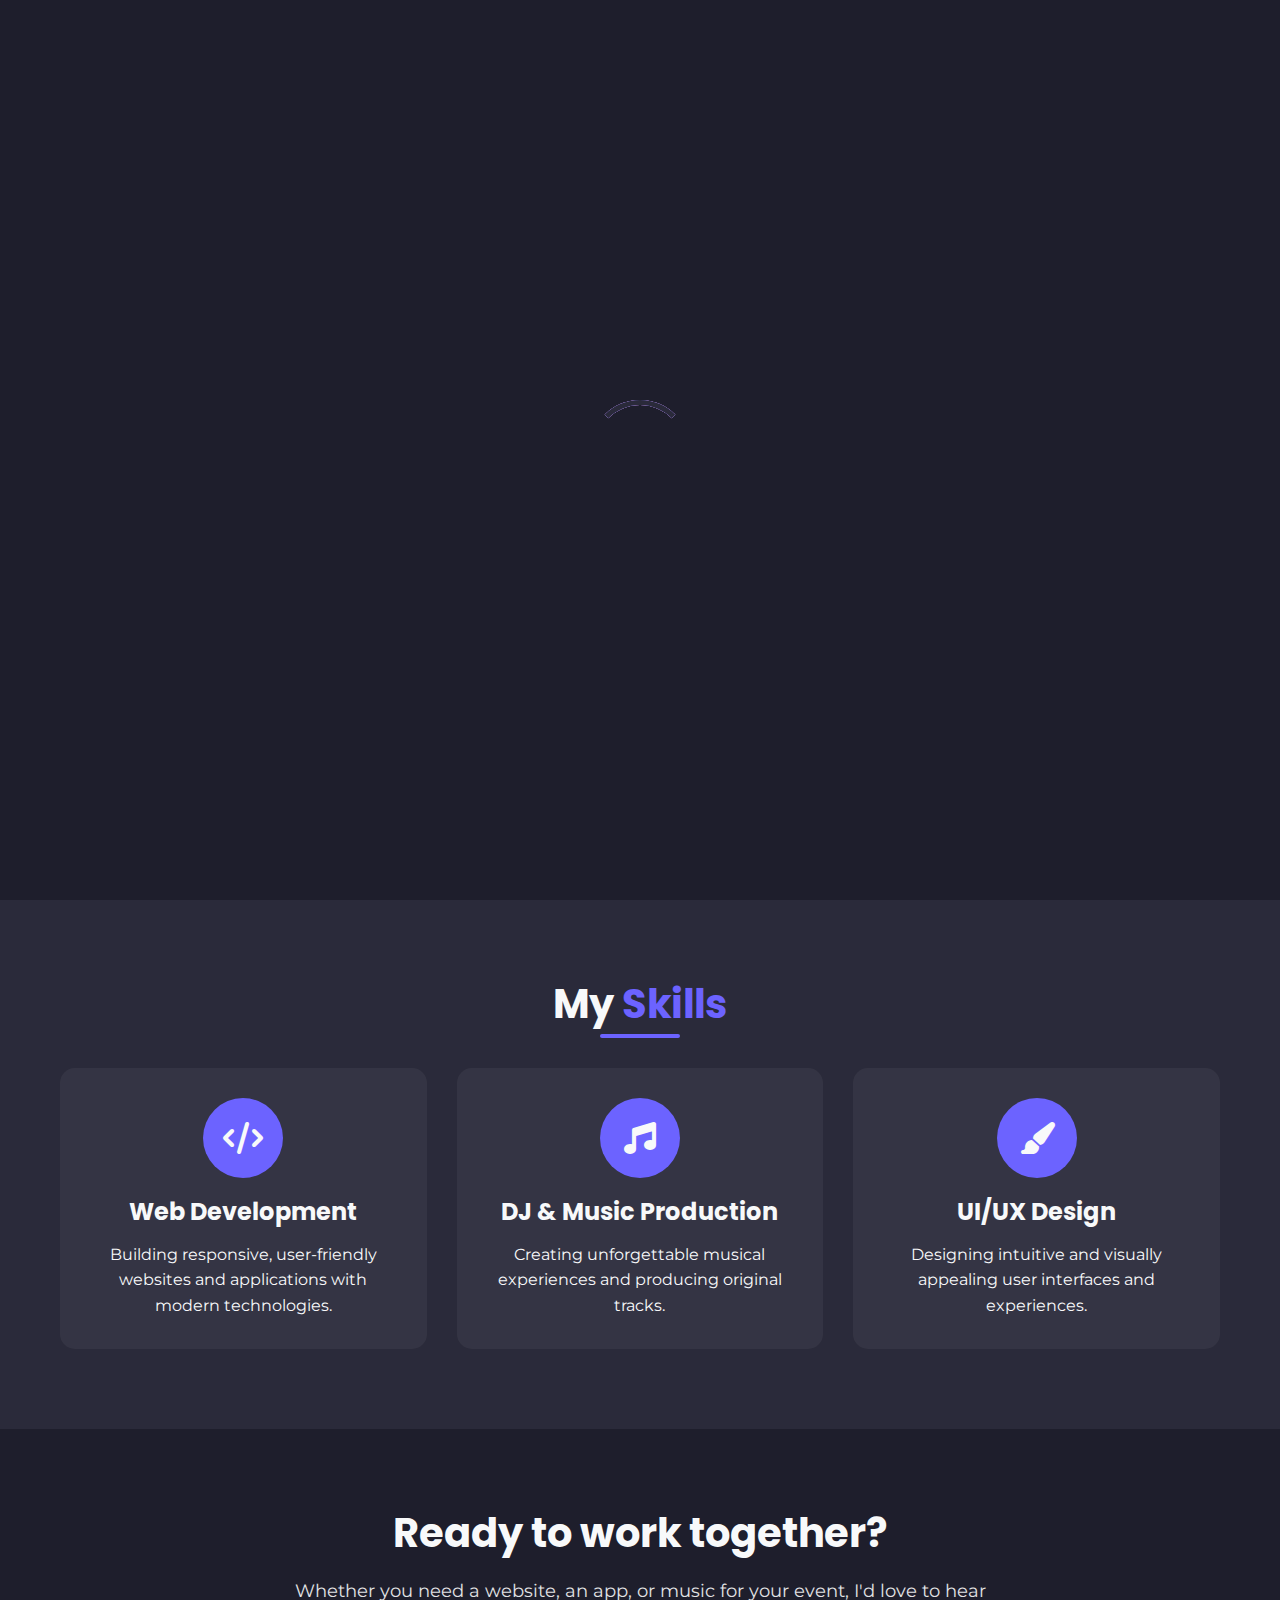
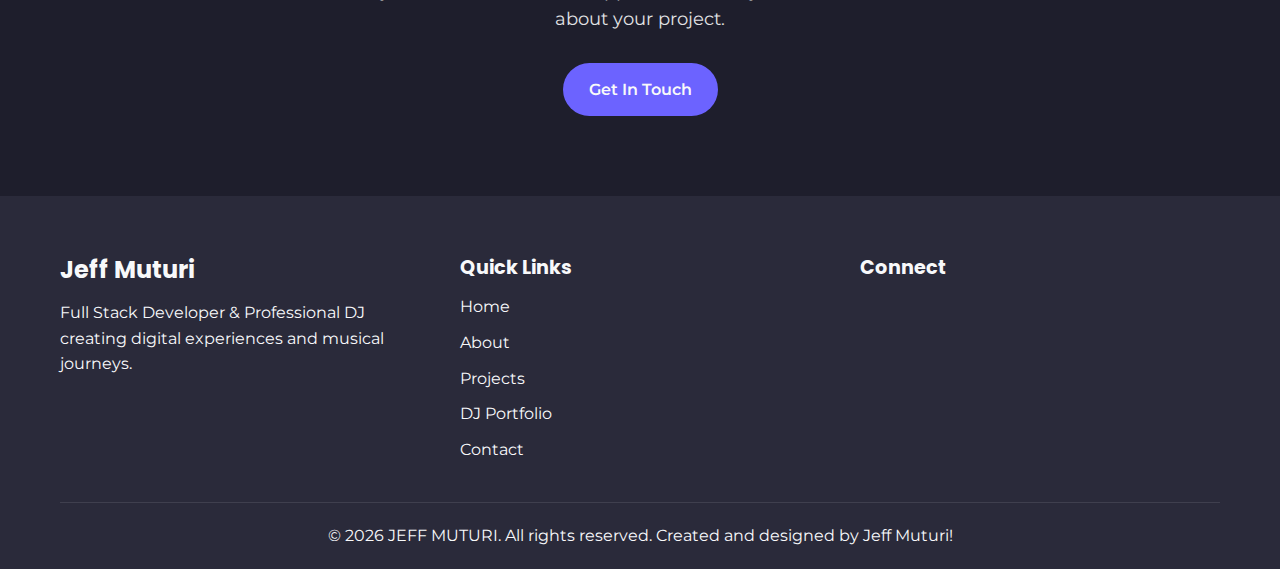
<file: index.html>
<!DOCTYPE html>
<html lang="en">
  <head>
    <meta charset="UTF-8" />
    <meta name="viewport" content="width=device-width, initial-scale=1.0" />
    <title>Jeff Muturi | Portfolio</title>
    <!-- Font Awesome for icons -->
    <link
      rel="stylesheet"
      href="https://cdnjs.cloudflare.com/ajax/libs/font-awesome/6.4.0/css/all.min.css"
    />
    <!-- Google Fonts -->
    <link
      href="https://fonts.googleapis.com/css2?family=Montserrat:wght@300;400;600;700&family=Poppins:wght@400;600;700&display=swap"
      rel="stylesheet"
    />
    <!-- Main CSS -->
    <link rel="stylesheet" href="css/style.css" />
  </head>
  <body>
    <!-- Loading Screen -->
    <div class="loader">
      <div class="loader-inner">
        <div class="loader-circle"></div>
        <div class="loader-circle"></div>
        <div class="loader-circle"></div>
        <div class="loader-circle"></div>
        <div class="loader-circle"></div>
      </div>
    </div>

    <!-- Navigation -->
    <nav class="navbar">
      <div class="container">
        <a href="index.html" class="logo">Jeff<span>Muturi</span></a>
        <div class="nav-links">
          <a href="index.html">Home</a>
          <a href="about.html">About</a>
          <a href="projects.html">Projects</a>
          <a href="dj.html">DJ Portfolio</a>
          <a href="contact.html">Contact</a>
        </div>
        <div class="hamburger">
          <span></span>
          <span></span>
          <span></span>
        </div>
      </div>
    </nav>

    <!-- Main content will be different for each page -->
    <main>
      <!-- Homepage content will go here -->
      <!-- Hero Section -->
      <section class="hero">
        <div class="container">
          <div class="hero-content">
            <h1 class="typewriter">Hi, I'm <span>Jeff Muturi</span></h1>
            <h2>
              <span
                class="typing-text"
                data-wait="3000"
                data-words='["Full Stack Developer", "Professional DJ", "Creative Designer", "Tech Enthusiast"]'
              ></span>
            </h2>
            <p class="bio">
              I'm a passionate developer and DJ with over 7 years of experience
              creating digital experiences and unforgettable musical journeys.
              My work blends technical expertise with creative artistry to
              deliver exceptional results for clients worldwide.
            </p>
            <div class="cta-buttons">
              <a href="projects.html" class="btn">View My Work</a>
              <a href="contact.html" class="btn-outline">Contact Me</a>
            </div>
          </div>
          <div class="hero-image">
            <div class="avatar-container">
              <img
                src="assets/images/avatar.jpg"
                alt="Your Name"
                class="avatar"
              />
              <div class="avatar-border"></div>
            </div>
            <div class="social-icons">
              <a href="#"><i class="fab fa-github"></i></a>
              <a href="#"><i class="fab fa-linkedin"></i></a>
              <a href="#"><i class="fab fa-twitter"></i></a>
              <a href="#"><i class="fab fa-soundcloud"></i></a>
              <a href="#"><i class="fab fa-instagram"></i></a>
            </div>
          </div>
        </div>
      </section>

      <!-- Skills Section -->
      <section class="skills">
        <div class="container">
          <h2 class="section-title">My <span>Skills</span></h2>
          <div class="skills-grid">
            <div class="skill-card">
              <div class="skill-icon">
                <i class="fas fa-code"></i>
              </div>
              <h3>Web Development</h3>
              <p>
                Building responsive, user-friendly websites and applications
                with modern technologies.
              </p>
            </div>
            <div class="skill-card">
              <div class="skill-icon">
                <i class="fas fa-music"></i>
              </div>
              <h3>DJ & Music Production</h3>
              <p>
                Creating unforgettable musical experiences and producing
                original tracks.
              </p>
            </div>
            <div class="skill-card">
              <div class="skill-icon">
                <i class="fas fa-paint-brush"></i>
              </div>
              <h3>UI/UX Design</h3>
              <p>
                Designing intuitive and visually appealing user interfaces and
                experiences.
              </p>
            </div>
          </div>
        </div>
      </section>

      <!-- Call to Action -->
      <section class="cta">
        <div class="container">
          <h2>Ready to work together?</h2>
          <p>
            Whether you need a website, an app, or music for your event, I'd
            love to hear about your project.
          </p>
          <a href="contact.html" class="btn">Get In Touch</a>
        </div>
      </section>
    </main>

    <!-- Footer -->
    <footer class="footer">
      <div class="container">
        <div class="footer-content">
          <div class="footer-about">
            <h3>Jeff Muturi</h3>
            <p>
              Full Stack Developer & Professional DJ creating digital
              experiences and musical journeys.
            </p>
          </div>
          <div class="footer-links">
            <h3>Quick Links</h3>
            <ul>
              <li><a href="index.html">Home</a></li>
              <li><a href="about.html">About</a></li>
              <li><a href="projects.html">Projects</a></li>
              <li><a href="dj.html">DJ Portfolio</a></li>
              <li><a href="contact.html">Contact</a></li>
            </ul>
          </div>
          <div class="footer-social">
            <h3>Connect</h3>
          </div>
        </div>
        <div class="footer-bottom">
          <p>
            &copy; <span id="year"></span> JEFF MUTURI. All rights reserved.
            Created and designed by Jeff Muturi!
          </p>
        </div>
      </div>
    </footer>

    <!-- JavaScript Files -->
    <script src="https://cdnjs.cloudflare.com/ajax/libs/gsap/3.11.4/gsap.min.js"></script>
    <script src="js/script.js"></script>
  </body>
</html>
</file>
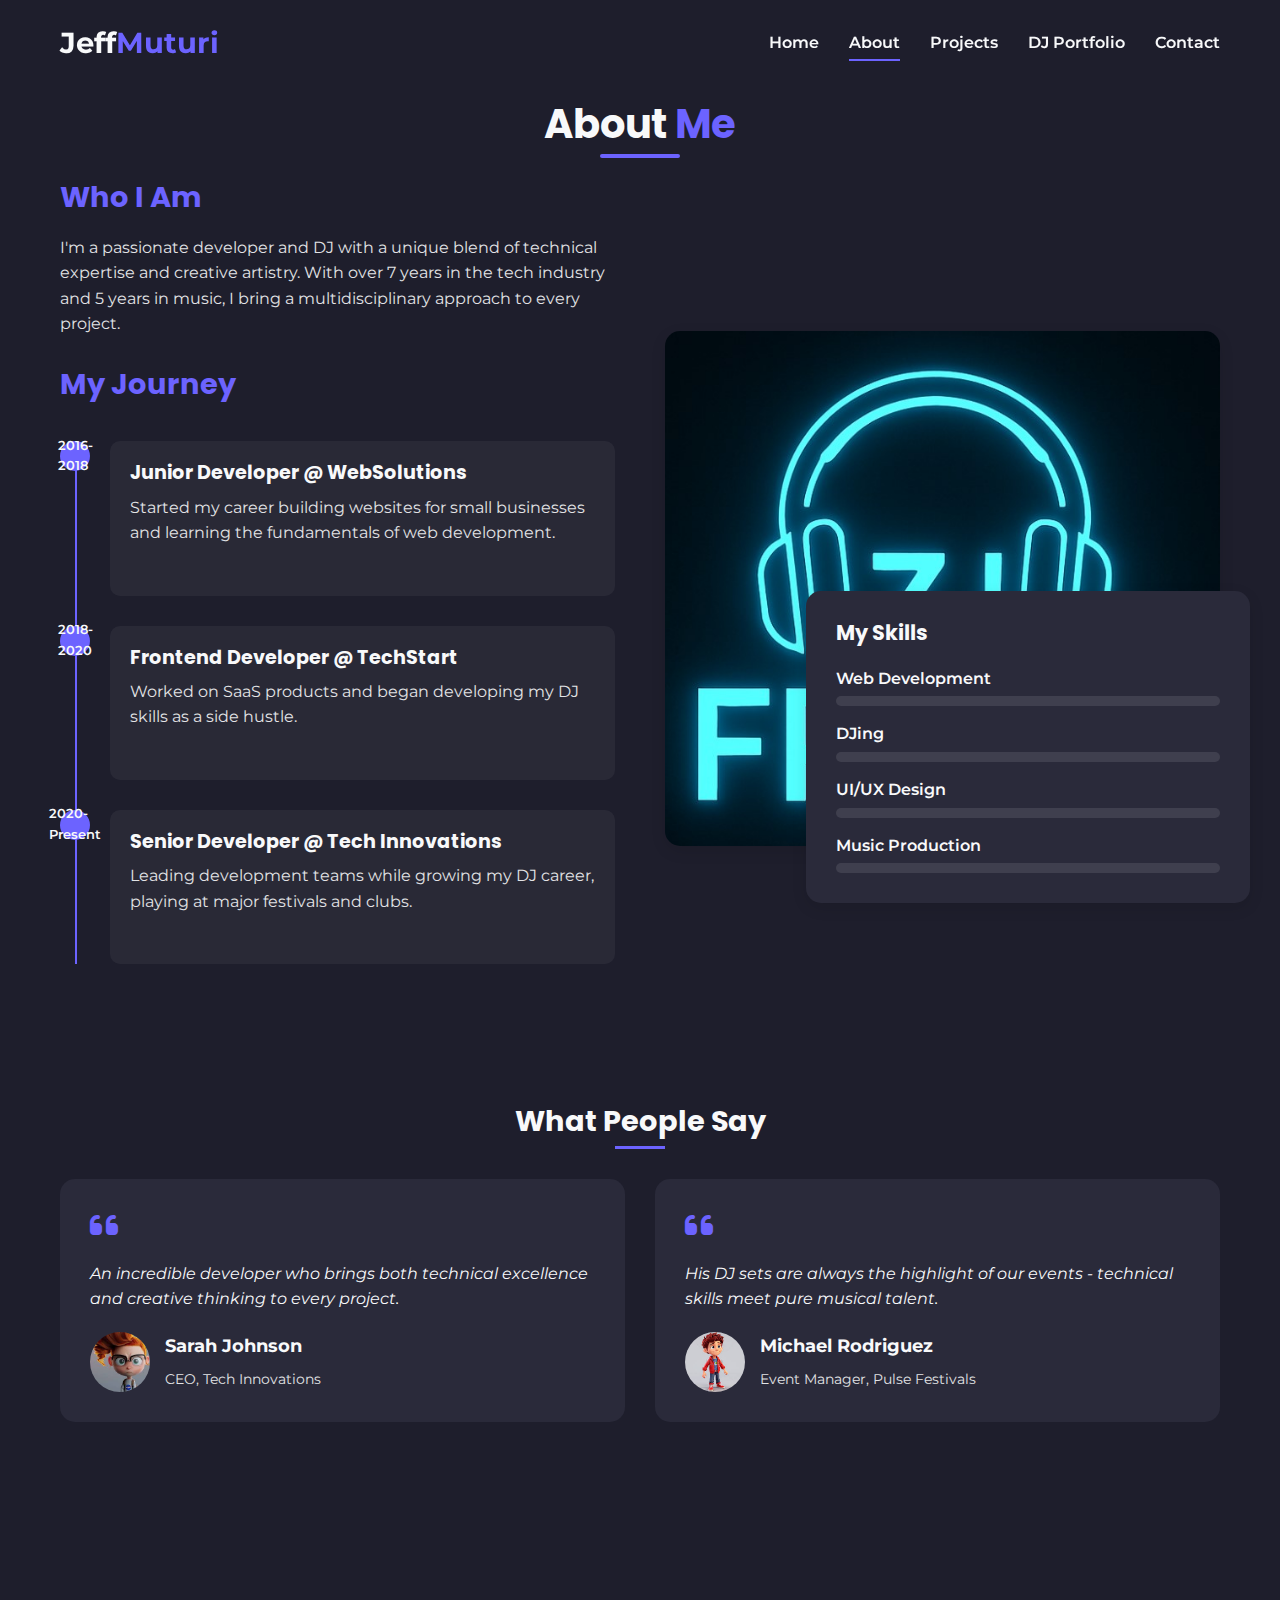
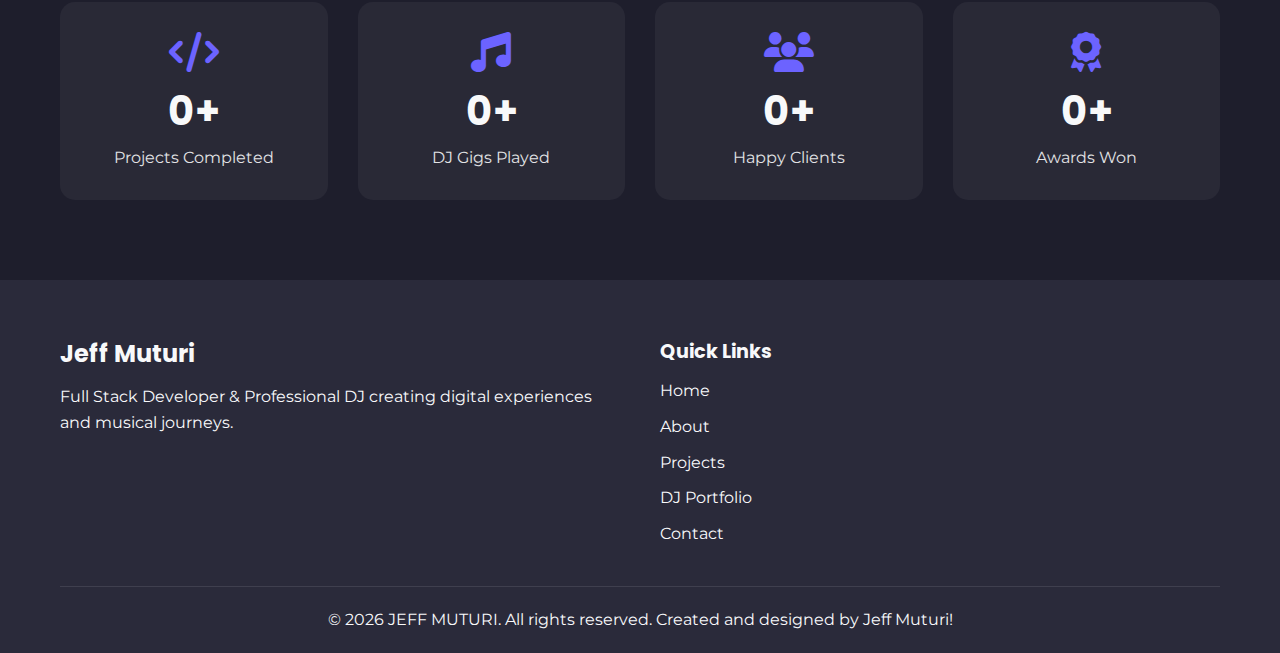
<file: about.html>
<!DOCTYPE html>
<html lang="en">
    <head>
        <meta charset="UTF-8" />
        <meta name="viewport" content="width=device-width, initial-scale=1.0" />
        <title>About | Jeff Muturi</title>
        <!-- Font Awesome for icons -->
        <link
          rel="stylesheet"
          href="https://cdnjs.cloudflare.com/ajax/libs/font-awesome/6.4.0/css/all.min.css"
        />
        <!-- Google Fonts -->
        <link
          href="https://fonts.googleapis.com/css2?family=Montserrat:wght@300;400;600;700&family=Poppins:wght@400;600;700&display=swap"
          rel="stylesheet"
        />
        <!-- Main CSS -->
        <link rel="stylesheet" href="css/style.css" />
<body>
    <!-- Same loader and navbar as index.html -->
    <!-- Navigation -->
    <nav class="navbar">
      <div class="container">
        <a href="index.html" class="logo">Jeff<span>Muturi</span></a>
        <div class="nav-links">
          <a href="index.html">Home</a>
          <a href="about.html">About</a>
          <a href="projects.html">Projects</a>
          <a href="dj.html">DJ Portfolio</a>
          <a href="contact.html">Contact</a>
        </div>
        <div class="hamburger">
          <span></span>
          <span></span>
          <span></span>
        </div>
      </div>
    </nav>

    <main>
        <!-- About Section -->
        <section class="about-section">
            <div class="container">
                <h2 class="section-title">About <span>Me</span></h2>
                <div class="about-content">
                    <div class="about-text">
                        <h3>Who I Am</h3>
                        <p>I'm a passionate developer and DJ with a unique blend of technical expertise and creative artistry. With over 7 years in the tech industry and 5 years in music, I bring a multidisciplinary approach to every project.</p>
                        
                        <h3>My Journey</h3>
                        <div class="timeline">
                            <div class="timeline-item">
                                <div class="date">2016-2018</div>
                                <div class="content">
                                    <h4>Junior Developer @ WebSolutions</h4>
                                    <p>Started my career building websites for small businesses and learning the fundamentals of web development.</p>
                                </div>
                            </div>
                            <div class="timeline-item">
                                <div class="date">2018-2020</div>
                                <div class="content">
                                    <h4>Frontend Developer @ TechStart</h4>
                                    <p>Worked on SaaS products and began developing my DJ skills as a side hustle.</p>
                                </div>
                            </div>
                            <div class="timeline-item">
                                <div class="date">2020-Present</div>
                                <div class="content">
                                    <h4>Senior Developer @ Tech Innovations</h4>
                                    <p>Leading development teams while growing my DJ career, playing at major festivals and clubs.</p>
                                </div>
                            </div>
                        </div>
                    </div>
                    <div class="about-image">
                        <img src="assets/images/LOGO.jpg" alt="About Me">
                        <div class="skills-box">
                            <h4>My Skills</h4>
                            <div class="skill">
                                <span>Web Development</span>
                                <div class="progress-bar" data-width="95%"></div>
                            </div>
                            <div class="skill">
                                <span>DJing</span>
                                <div class="progress-bar" data-width="90%"></div>
                            </div>
                            <div class="skill">
                                <span>UI/UX Design</span>
                                <div class="progress-bar" data-width="85%"></div>
                            </div>
                            <div class="skill">
                                <span>Music Production</span>
                                <div class="progress-bar" data-width="80%"></div>
                            </div>
                        </div>
                    </div>
                </div>
                
                <!-- Testimonials -->
                <div class="testimonials">
                    <h3 class="subtitle">What People Say</h3>
                    <div class="testimonial-grid">
                        <div class="testimonial-card">
                            <div class="quote">
                                <i class="fas fa-quote-left"></i>
                                <p>An incredible developer who brings both technical excellence and creative thinking to every project.</p>
                            </div>
                            <div class="author">
                                <img src="assets/images/images.jpeg" alt="Client 1">
                                <div class="info">
                                    <h5>Sarah Johnson</h5>
                                    <span>CEO, Tech Innovations</span>
                                </div>
                            </div>
                        </div>
                        <div class="testimonial-card">
                            <div class="quote">
                                <i class="fas fa-quote-left"></i>
                                <p>His DJ sets are always the highlight of our events - technical skills meet pure musical talent.</p>
                            </div>
                            <div class="author">
                                <img src="assets/images/download.jpeg" alt="Client 2">
                                <div class="info">
                                    <h5>Michael Rodriguez</h5>
                                    <span>Event Manager, Pulse Festivals</span>
                                </div>
                            </div>
                        </div>
                    </div>
                </div>
            </div>
        </section>
        
        <!-- Fun Facts -->
        <section class="facts">
            <div class="container">
                <div class="facts-grid">
                    <div class="fact-card">
                        <i class="fas fa-code"></i>
                        <h4><span class="counter" data-target="150">0</span>+</h4>
                        <p>Projects Completed</p>
                    </div>
                    <div class="fact-card">
                        <i class="fas fa-music"></i>
                        <h4><span class="counter" data-target="80">0</span>+</h4>
                        <p>DJ Gigs Played</p>
                    </div>
                    <div class="fact-card">
                        <i class="fas fa-users"></i>
                        <h4><span class="counter" data-target="50">0</span>+</h4>
                        <p>Happy Clients</p>
                    </div>
                    <div class="fact-card">
                        <i class="fas fa-award"></i>
                        <h4><span class="counter" data-target="12">0</span>+</h4>
                        <p>Awards Won</p>
                    </div>
                </div>
            </div>
        </section>
    </main>
    
    <!-- Same footer as index.html -->

    <footer class="footer">
        <div class="container">
          <div class="footer-content">
            <div class="footer-about">
              <h3>Jeff Muturi</h3>
              <p>
                Full Stack Developer & Professional DJ creating digital
                experiences and musical journeys.
              </p>
            </div>
            <div class="footer-links">
              <h3>Quick Links</h3>
              <ul>
                <li><a href="index.html">Home</a></li>
                <li><a href="about.html">About</a></li>
                <li><a href="projects.html">Projects</a></li>
                <li><a href="dj.html">DJ Portfolio</a></li>
                <li><a href="contact.html">Contact</a></li>
              </ul>
            </div>
          </div>
          <div class="footer-bottom">
            <p>
              &copy; <span id="year"></span> JEFF MUTURI. All rights reserved.
              Created and designed by Jeff Muturi!
            </p>
          </div>
        </div>
      </footer>
    
    <script src="js/script.js"></script>
    <!-- Add this for counter animation -->
    <script>
        // Counter Animation
        const counters = document.querySelectorAll('.counter');
        const speed = 200;
        
        function animateCounters() {
            counters.forEach(counter => {
                const target = +counter.getAttribute('data-target');
                const count = +counter.innerText;
                const increment = target / speed;
                
                if (count < target) {
                    counter.innerText = Math.ceil(count + increment);
                    setTimeout(animateCounters, 1);
                } else {
                    counter.innerText = target + '+';
                }
            });
        }
        
        // Start counting when section is in view
        const factsSection = document.querySelector('.facts');
        const observer = new IntersectionObserver((entries) => {
            if (entries[0].isIntersecting) {
                animateCounters();
                observer.unobserve(factsSection);
            }
        });
        
        observer.observe(factsSection);
    </script>
</body>
</html>
</file>
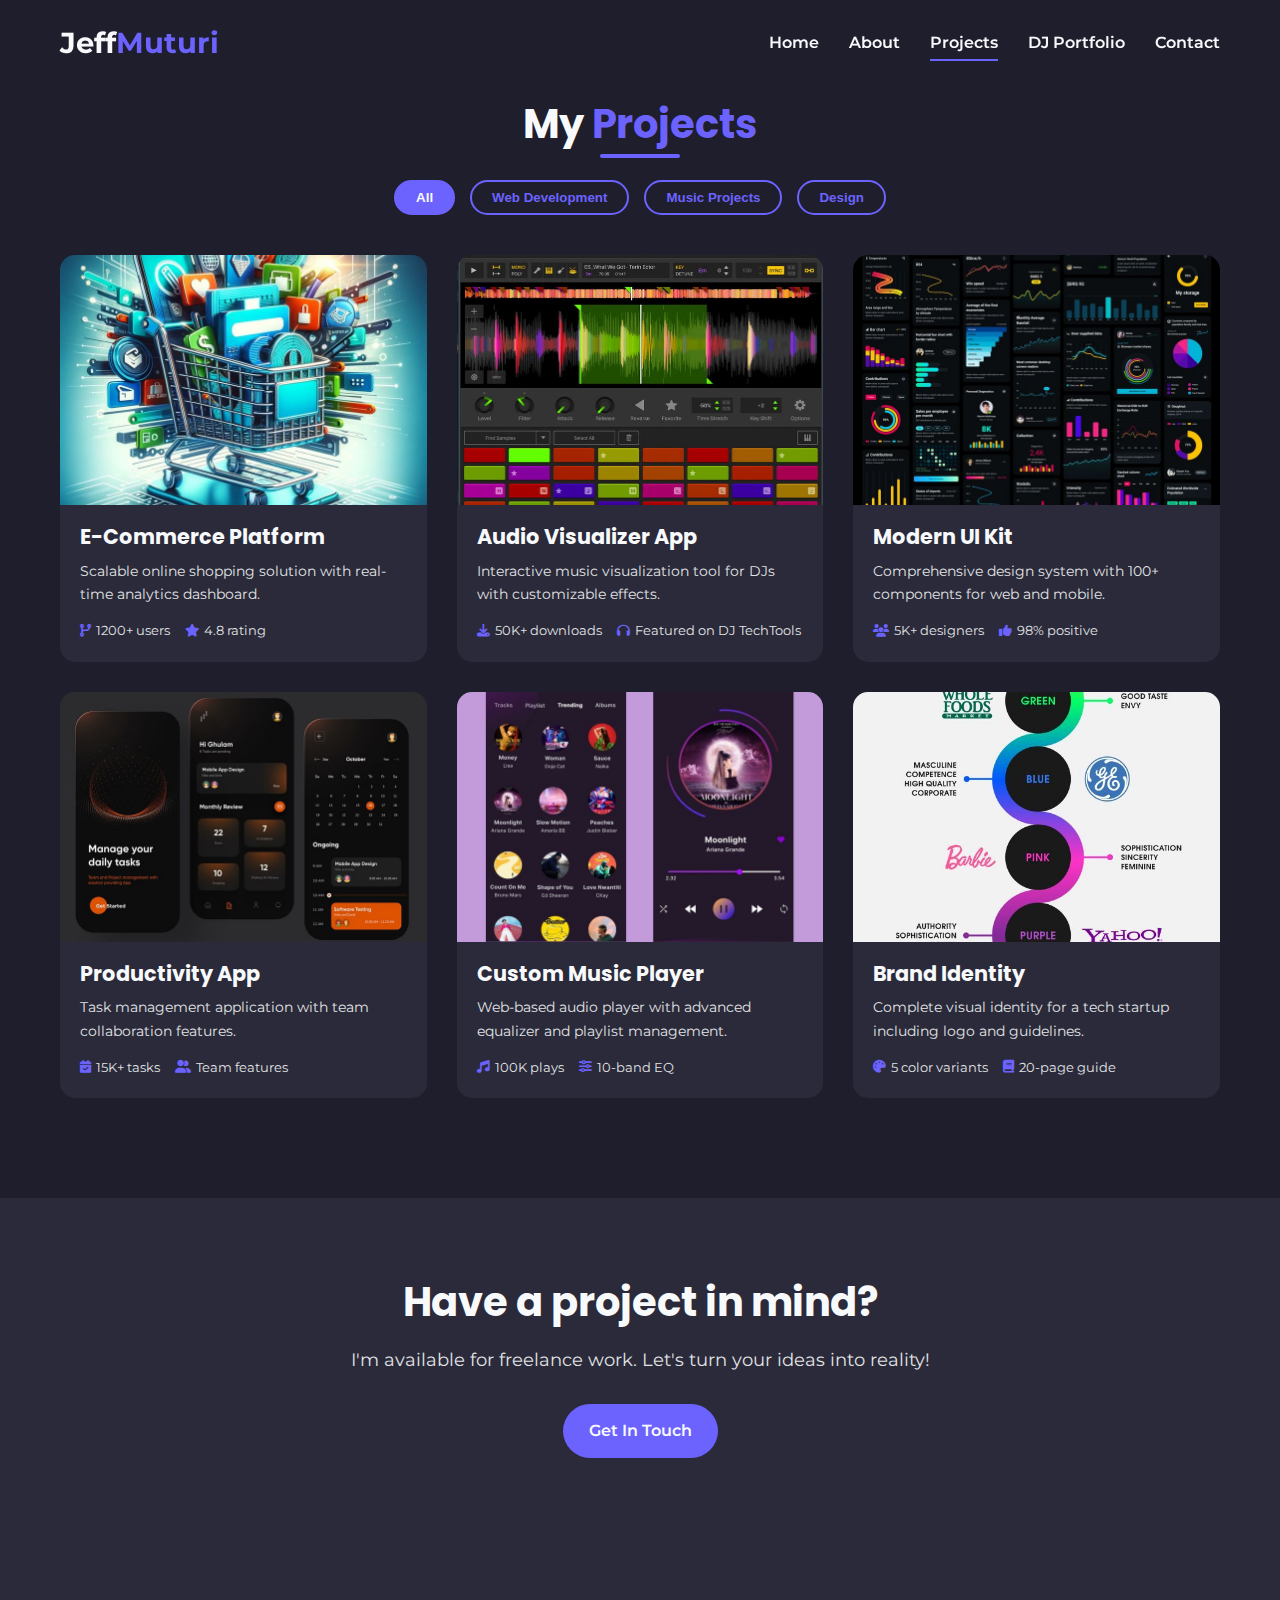
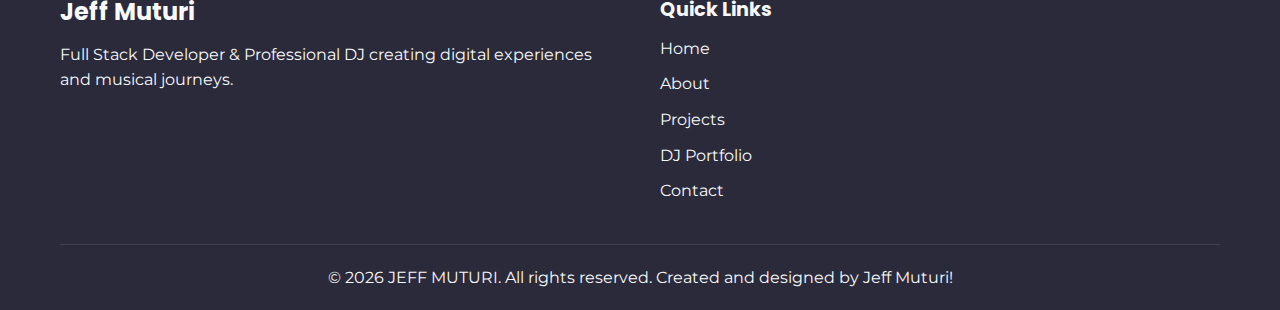
<file: projects.html>
<!DOCTYPE html>
<html lang="en">
    <head>
        <meta charset="UTF-8" />
        <meta name="viewport" content="width=device-width, initial-scale=1.0" />
        <title>Jeff Muturi's | projects</title>
        <!-- Font Awesome for icons -->
        <link
          rel="stylesheet"
          href="https://cdnjs.cloudflare.com/ajax/libs/font-awesome/6.4.0/css/all.min.css"
        />
        <!-- Google Fonts -->
        <link
          href="https://fonts.googleapis.com/css2?family=Montserrat:wght@300;400;600;700&family=Poppins:wght@400;600;700&display=swap"
          rel="stylesheet"
        />
        <!-- Main CSS -->
        <link rel="stylesheet" href="css/style.css" />
  <body>
    <!-- Same loader and navbar as index.html -->
    <nav class="navbar">
        <div class="container">
          <a href="index.html" class="logo">Jeff<span>Muturi</span></a>
          <div class="nav-links">
            <a href="index.html">Home</a>
            <a href="about.html">About</a>
            <a href="projects.html">Projects</a>
            <a href="dj.html">DJ Portfolio</a>
            <a href="contact.html">Contact</a>
          </div>
          <div class="hamburger">
            <span></span>
            <span></span>
            <span></span>
          </div>
        </div>
      </nav>


    <main>
      <!-- Projects Section -->
      <section class="projects-page">
        <div class="container">
          <h2 class="section-title">My <span>Projects</span></h2>
          <div class="filter-buttons">
            <button class="active" data-filter="all">All</button>
            <button data-filter="web">Web Development</button>
            <button data-filter="music">Music Projects</button>
            <button data-filter="design">Design</button>
          </div>

          <div class="projects-grid">
            <!-- Project 1 -->
            <div class="project-card" data-category="web">
              <div class="project-image">
                <img
                  src="assets/images/e commerce.jpg"
                  alt="E-Commerce Platform"
                />
                <div class="overlay">
                  <h3>E-Commerce Platform</h3>
                  <p>React, Node.js, MongoDB</p>
                  <div class="project-links">
                    <a href="#"><i class="fas fa-link"></i></a>
                    <a href="#"><i class="fab fa-github"></i></a>
                  </div>
                </div>
              </div>
              <div class="project-info">
                <h3>E-Commerce Platform</h3>
                <p>
                  Scalable online shopping solution with real-time analytics
                  dashboard.
                </p>
                <div class="project-stats">
                  <span><i class="fas fa-code-branch"></i> 1200+ users</span>
                  <span><i class="fas fa-star"></i> 4.8 rating</span>
                </div>
              </div>
            </div>

            <!-- Project 2 -->
            <div class="project-card" data-category="music">
              <div class="project-image">
                <img src="assets/images/audio.jpg" alt="Audio Visualizer" />
                <div class="overlay">
                  <h3>Audio Visualizer App</h3>
                  <p>JavaScript, Web Audio API</p>
                  <div class="project-links">
                    <a href="#"><i class="fas fa-link"></i></a>
                    <a href="#"><i class="fab fa-github"></i></a>
                  </div>
                </div>
              </div>
              <div class="project-info">
                <h3>Audio Visualizer App</h3>
                <p>
                  Interactive music visualization tool for DJs with customizable
                  effects.
                </p>
                <div class="project-stats">
                  <span><i class="fas fa-download"></i> 50K+ downloads</span>
                  <span
                    ><i class="fas fa-headphones"></i> Featured on DJ
                    TechTools</span
                  >
                </div>
              </div>
            </div>

            <!-- Project 3 -->
            <div class="project-card" data-category="design">
              <div class="project-image">
                <img src="assets/images/ui.jpg" alt="UI Kit" />
                <div class="overlay">
                  <h3>Modern UI Kit</h3>
                  <p>Figma, Adobe XD</p>
                  <div class="project-links">
                    <a href="#"><i class="fas fa-link"></i></a>
                    <a href="#"><i class="fab fa-github"></i></a>
                  </div>
                </div>
              </div>
              <div class="project-info">
                <h3>Modern UI Kit</h3>
                <p>
                  Comprehensive design system with 100+ components for web and
                  mobile.
                </p>
                <div class="project-stats">
                  <span><i class="fas fa-users"></i> 5K+ designers</span>
                  <span><i class="fas fa-thumbs-up"></i> 98% positive</span>
                </div>
              </div>
            </div>

            <!-- Project 4 -->
            <div class="project-card" data-category="web">
              <div class="project-image">
                <img src="assets/images/task.jpg" alt="Task Manager" />
                <div class="overlay">
                  <h3>Productivity App</h3>
                  <p>Vue.js, Firebase</p>
                  <div class="project-links">
                    <a href="#"><i class="fas fa-link"></i></a>
                    <a href="#"><i class="fab fa-github"></i></a>
                  </div>
                </div>
              </div>
              <div class="project-info">
                <h3>Productivity App</h3>
                <p>
                  Task management application with team collaboration features.
                </p>
                <div class="project-stats">
                  <span><i class="fas fa-calendar-check"></i> 15K+ tasks</span>
                  <span><i class="fas fa-user-friends"></i> Team features</span>
                </div>
              </div>
            </div>

            <!-- Project 5 -->
            <div class="project-card" data-category="music">
              <div class="project-image">
                <img src="assets/images/music.jpg" alt="Music Player" />
                <div class="overlay">
                  <h3>Custom Music Player</h3>
                  <p>React, Tone.js</p>
                  <div class="project-links">
                    <a href="#"><i class="fas fa-link"></i></a>
                    <a href="#"><i class="fab fa-github"></i></a>
                  </div>
                </div>
              </div>
              <div class="project-info">
                <h3>Custom Music Player</h3>
                <p>
                  Web-based audio player with advanced equalizer and playlist
                  management.
                </p>
                <div class="project-stats">
                  <span><i class="fas fa-music"></i> 100K plays</span>
                  <span><i class="fas fa-sliders-h"></i> 10-band EQ</span>
                </div>
              </div>
            </div>

            <!-- Project 6 -->
            <div class="project-card" data-category="design">
              <div class="project-image">
                <img src="assets/images/brand.jpg" alt="Brand Identity" />
                <div class="overlay">
                  <h3>Brand Identity</h3>
                  <p>Logo, Brand Guidelines</p>
                  <div class="project-links">
                    <a href="#"><i class="fas fa-link"></i></a>
                    <a href="#"><i class="fab fa-behance"></i></a>
                  </div>
                </div>
              </div>
              <div class="project-info">
                <h3>Brand Identity</h3>
                <p>
                  Complete visual identity for a tech startup including logo and
                  guidelines.
                </p>
                <div class="project-stats">
                  <span><i class="fas fa-palette"></i> 5 color variants</span>
                  <span><i class="fas fa-book"></i> 20-page guide</span>
                </div>
              </div>
            </div>
          </div>
        </div>
      </section>

      <!-- CTA Section -->
      <section class="cta cta-projects">
        <div class="container">
          <h2>Have a project in mind?</h2>
          <p>
            I'm available for freelance work. Let's turn your ideas into
            reality!
          </p>
          <a href="contact.html" class="btn">Get In Touch</a>
        </div>
      </section>
    </main>

    <!-- Same footer as index.html -->
    <footer class="footer">
        <div class="container">
          <div class="footer-content">
            <div class="footer-about">
              <h3>Jeff Muturi</h3>
              <p>
                Full Stack Developer & Professional DJ creating digital
                experiences and musical journeys.
              </p>
            </div>
            <div class="footer-links">
              <h3>Quick Links</h3>
              <ul>
                <li><a href="index.html">Home</a></li>
                <li><a href="about.html">About</a></li>
                <li><a href="projects.html">Projects</a></li>
                <li><a href="dj.html">DJ Portfolio</a></li>
                <li><a href="contact.html">Contact</a></li>
              </ul>
            </div>
          </div>
          <div class="footer-bottom">
            <p>
              &copy; <span id="year"></span> JEFF MUTURI. All rights reserved.
              Created and designed by Jeff Muturi!
            </p>
          </div>
        </div>
      </footer>


    <script src="js/script.js"></script>
    <script>
      // Project Filtering
      const filterButtons = document.querySelectorAll(".filter-buttons button");
      const projectCards = document.querySelectorAll(".project-card");

      filterButtons.forEach((button) => {
        button.addEventListener("click", () => {
          // Update active button
          filterButtons.forEach((btn) => btn.classList.remove("active"));
          button.classList.add("active");

          const filter = button.getAttribute("data-filter");

          // Filter projects
          projectCards.forEach((card) => {
            if (
              filter === "all" ||
              card.getAttribute("data-category") === filter
            ) {
              card.style.display = "block";
              setTimeout(() => {
                card.style.opacity = "1";
                card.style.transform = "translateY(0)";
              }, 50);
            } else {
              card.style.opacity = "0";
              card.style.transform = "translateY(20px)";
              setTimeout(() => {
                card.style.display = "none";
              }, 300);
            }
          });
        });
      });

      // Animate projects on load
      document.addEventListener("DOMContentLoaded", () => {
        projectCards.forEach((card, index) => {
          setTimeout(() => {
            card.style.opacity = "1";
            card.style.transform = "translateY(0)";
          }, index * 100);
        });
      });
    </script>
  </body>
</html>
</file>
<file: css/style.css>
/* ===== Variables ===== */
:root {
    --primary: #6c63ff;
    --primary-dark: #564fd8;
    --secondary: #ff6584;
    --dark: #1e1e2c;
    --dark-alt: #2a2a3a;
    --light: #f8f9fa;
    --light-alt: #e2e3e5;
    --shadow: 0 5px 15px rgba(0, 0, 0, 0.1);
    --transition: all 0.3s ease;
}

/* ===== Base Styles ===== */
* {
    margin: 0;
    padding: 0;
    box-sizing: border-box;
}

html {
    scroll-behavior: smooth;
}

body {
    font-family: 'Montserrat', sans-serif;
    line-height: 1.6;
    background-color: var(--dark);
    color: var(--light);
    overflow-x: hidden;
}

h1, h2, h3, h4 {
    font-family: 'Poppins', sans-serif;
    font-weight: 700;
    line-height: 1.2;
}

a {
    text-decoration: none;
    color: inherit;
}

ul {
    list-style: none;
}

img {
    max-width: 100%;
    height: auto;
}

.container {
    width: 100%;
    max-width: 1200px;
    margin: 0 auto;
    padding: 0 20px;
}

.btn {
    display: inline-block;
    background: var(--primary);
    color: var(--light);
    padding: 12px 24px;
    border-radius: 30px;
    font-weight: 600;
    transition: var(--transition);
    border: 2px solid transparent;
}

.btn:hover {
    background: var(--primary-dark);
    transform: translateY(-3px);
    box-shadow: var(--shadow);
}

.btn-outline {
    background: transparent;
    border: 2px solid var(--primary);
    color: var(--primary);
}

.btn-outline:hover {
    background: var(--primary);
    color: var(--light);
}

.section-title {
    font-size: 2.5rem;
    margin-bottom: 2rem;
    text-align: center;
    position: relative;
}

.section-title span {
    color: var(--primary);
}

.section-title::after {
    content: '';
    position: absolute;
    bottom: -10px;
    left: 50%;
    transform: translateX(-50%);
    width: 80px;
    height: 4px;
    background: var(--primary);
    border-radius: 2px;
}

/* ===== Loader ===== */
.loader {
    position: fixed;
    top: 0;
    left: 0;
    width: 100%;
    height: 100%;
    background: var(--dark);
    display: flex;
    justify-content: center;
    align-items: center;
    z-index: 9999;
    transition: opacity 0.5s, visibility 0.5s;
}

.loader.fade-out {
    opacity: 0;
    visibility: hidden;
}

.loader-inner {
    position: relative;
    width: 100px;
    height: 100px;
}

.loader-circle {
    position: absolute;
    width: 100%;
    height: 100%;
    border: 5px solid transparent;
    border-radius: 50%;
    animation: rotate 2s linear infinite;
}

.loader-circle:nth-child(1) {
    border-top-color: var(--primary);
    animation-delay: 0.1s;
}

.loader-circle:nth-child(2) {
    border-top-color: var(--secondary);
    animation-delay: 0.2s;
}

.loader-circle:nth-child(3) {
    border-top-color: var(--light);
    animation-delay: 0.3s;
}

.loader-circle:nth-child(4) {
    border-top-color: var(--primary-dark);
    animation-delay: 0.4s;
}

.loader-circle:nth-child(5) {
    border-top-color: var(--dark-alt);
    animation-delay: 0.5s;
}

@keyframes rotate {
    0% {
        transform: rotate(0deg);
    }
    100% {
        transform: rotate(360deg);
    }
}

/* ===== Navigation ===== */
.navbar {
    position: fixed;
    top: 0;
    left: 0;
    width: 100%;
    padding: 20px 0;
    background: rgba(30, 30, 44, 0.9);
    backdrop-filter: blur(10px);
    z-index: 1000;
    transition: var(--transition);
}

.navbar.scrolled {
    padding: 15px 0;
    box-shadow: 0 5px 20px rgba(0, 0, 0, 0.1);
}

.navbar .container {
    display: flex;
    justify-content: space-between;
    align-items: center;
}

.logo {
    font-size: 1.8rem;
    font-weight: 700;
    color: var(--light);
}

.logo span {
    color: var(--primary);
}

.nav-links {
    display: flex;
    gap: 30px;
}

.nav-links a {
    font-weight: 600;
    position: relative;
    padding: 5px 0;
}

.nav-links a::after {
    content: '';
    position: absolute;
    bottom: 0;
    left: 0;
    width: 0;
    height: 2px;
    background: var(--primary);
    transition: var(--transition);
}

.nav-links a:hover::after,
.nav-links a.active::after {
    width: 100%;
}

.hamburger {
    display: none;
    cursor: pointer;
    flex-direction: column;
    justify-content: space-between;
    width: 30px;
    height: 21px;
}

.hamburger span {
    display: block;
    height: 3px;
    width: 100%;
    background: var(--light);
    border-radius: 3px;
    transition: var(--transition);
}

/* ===== Footer ===== */
.footer {
    background: var(--dark-alt);
    padding: 60px 0 20px;
}

.footer-content {
    display: grid;
    grid-template-columns: repeat(auto-fit, minmax(250px, 1fr));
    gap: 40px;
    margin-bottom: 40px;
}

.footer-about h3 {
    font-size: 1.5rem;
    margin-bottom: 15px;
}

.footer-links h3,
.footer-social h3 {
    font-size: 1.2rem;
    margin-bottom: 15px;
}

.footer-links ul {
    display: flex;
    flex-direction: column;
    gap: 10px;
}

.footer-links a:hover {
    color: var(--primary);
}

.social-icons {
    display: flex;
    gap: 15px;
}

.social-icons a {
    display: flex;
    justify-content: center;
    align-items: center;
    width: 40px;
    height: 40px;
    background: rgba(255, 255, 255, 0.1);
    border-radius: 50%;
    transition: var(--transition);
}

.social-icons a:hover {
    background: var(--primary);
    transform: translateY(-3px);
}

.footer-bottom {
    text-align: center;
    padding-top: 20px;
    border-top: 1px solid rgba(255, 255, 255, 0.1);
}

/* ===== Responsive Design ===== */
@media (max-width: 768px) {
    .hamburger {
        display: flex;
    }
    
    .nav-links {
        position: fixed;
        top: 80px;
        left: -100%;
        width: 100%;
        height: calc(100vh - 80px);
        background: var(--dark-alt);
        flex-direction: column;
        align-items: center;
        justify-content: center;
        gap: 30px;
        transition: var(--transition);
    }
    
    .nav-links.active {
        left: 0;
    }
    
    .hamburger.active span:nth-child(1) {
        transform: rotate(45deg) translate(5px, 5px);
    }
    
    .hamburger.active span:nth-child(2) {
        opacity: 0;
    }
    
    .hamburger.active span:nth-child(3) {
        transform: rotate(-45deg) translate(7px, -6px);
    }
    
    .section-title {
        font-size: 2rem;
    }
}

/* ===== Hero Section ===== */
.hero {
    min-height: 100vh;
    display: flex;
    align-items: center;
    padding: 120px 0 80px;
    position: relative;
    overflow: hidden;
}

.hero .container {
    display: grid;
    grid-template-columns: 1fr 1fr;
    gap: 50px;
    align-items: center;
}

.hero-content h1 {
    font-size: 3.5rem;
    margin-bottom: 20px;
}

.hero-content h1 span {
    color: var(--primary);
}

.hero-content h2 {
    font-size: 1.8rem;
    margin-bottom: 25px;
    min-height: 60px;
}

.hero-content h2 span {
    color: var(--secondary);
    border-right: 3px solid var(--secondary);
    animation: blink 0.7s step-end infinite;
}

@keyframes blink {
    from, to { border-color: transparent }
    50% { border-color: var(--secondary) }
}

.hero-content .bio {
    font-size: 1.1rem;
    margin-bottom: 30px;
    color: var(--light-alt);
}

.cta-buttons {
    display: flex;
    gap: 20px;
}

.hero-image {
    position: relative;
    display: flex;
    justify-content: center;
    align-items: center;
}

.avatar-container {
    position: relative;
    width: 350px;
    height: 350px;
}

.avatar {
    width: 100%;
    height: 100%;
    object-fit: cover;
    border-radius: 20px;
    position: relative;
    z-index: 2;
    box-shadow: var(--shadow);
}

.avatar-border {
    position: absolute;
    top: -15px;
    left: -15px;
    width: calc(100% + 30px);
    height: calc(100% + 30px);
    border: 3px solid var(--primary);
    border-radius: 30px;
    z-index: 1;
    animation: rotateBorder 8s linear infinite;
}

@keyframes rotateBorder {
    0% {
        transform: rotate(0deg);
    }
    100% {
        transform: rotate(360deg);
    }
}

.social-icons {
    position: absolute;
    bottom: -30px;
    left: 50%;
    transform: translateX(-50%);
    display: flex;
    gap: 15px;
    z-index: 3;
}

.social-icons a {
    width: 50px;
    height: 50px;
    background: var(--dark-alt);
    border-radius: 50%;
    display: flex;
    justify-content: center;
    align-items: center;
    font-size: 1.2rem;
    transition: var(--transition);
    box-shadow: var(--shadow);
}

.social-icons a:hover {
    background: var(--primary);
    transform: translateY(-5px);
}

/* ===== Skills Section ===== */
.skills {
    padding: 80px 0;
    background: var(--dark-alt);
}

.skills-grid {
    display: grid;
    grid-template-columns: repeat(auto-fit, minmax(300px, 1fr));
    gap: 30px;
    margin-top: 40px;
}

.skill-card {
    background: rgba(255, 255, 255, 0.05);
    padding: 30px;
    border-radius: 15px;
    transition: var(--transition);
    text-align: center;
}

.skill-card:hover {
    transform: translateY(-10px);
    background: rgba(108, 99, 255, 0.1);
    box-shadow: 0 10px 30px rgba(0, 0, 0, 0.2);
}

.skill-icon {
    width: 80px;
    height: 80px;
    background: var(--primary);
    border-radius: 50%;
    display: flex;
    justify-content: center;
    align-items: center;
    margin: 0 auto 20px;
    font-size: 2rem;
}

.skill-card h3 {
    margin-bottom: 15px;
    font-size: 1.5rem;
}

/* ===== Call to Action ===== */
.cta {
    text-align: center;
    padding: 80px 0;
}

.cta h2 {
    font-size: 2.5rem;
    margin-bottom: 20px;
}

.cta p {
    max-width: 700px;
    margin: 0 auto 30px;
    font-size: 1.1rem;
    color: var(--light-alt);
}

/* ===== About Section ===== */
.about-section {
    padding: 100px 0;
}

.about-content {
    display: grid;
    grid-template-columns: 1fr 1fr;
    gap: 50px;
    align-items: center;
}

.about-text h3 {
    font-size: 1.8rem;
    margin-bottom: 20px;
    color: var(--primary);
}

.about-text p {
    margin-bottom: 30px;
    color: var(--light-alt);
}

.timeline {
    position: relative;
    margin: 40px 0;
}

.timeline::before {
    content: '';
    position: absolute;
    left: 15px;
    top: 0;
    height: 100%;
    width: 2px;
    background: var(--primary);
}

.timeline-item {
    position: relative;
    padding-left: 50px;
    margin-bottom: 30px;
}

.timeline-item:last-child {
    margin-bottom: 0;
}

.timeline-item .date {
    position: absolute;
    left: 0;
    top: 0;
    width: 30px;
    height: 30px;
    border-radius: 50%;
    background: var(--primary);
    display: flex;
    justify-content: center;
    align-items: center;
    font-size: 0.8rem;
    font-weight: 600;
}

.timeline-item .content {
    background: rgba(255, 255, 255, 0.05);
    padding: 20px;
    border-radius: 10px;
    transition: var(--transition);
}

.timeline-item .content:hover {
    background: rgba(108, 99, 255, 0.1);
}

.timeline-item h4 {
    margin-bottom: 10px;
    font-size: 1.2rem;
}

.about-image {
    position: relative;
}

.about-image img {
    border-radius: 15px;
    box-shadow: var(--shadow);
}

.skills-box {
    position: absolute;
    bottom: -50px;
    right: -30px;
    background: var(--dark-alt);
    padding: 30px;
    border-radius: 15px;
    box-shadow: var(--shadow);
    width: 80%;
    z-index: 2;
}

.skills-box h4 {
    margin-bottom: 20px;
    font-size: 1.3rem;
}

.skill {
    margin-bottom: 15px;
}

.skill:last-child {
    margin-bottom: 0;
}

.skill span {
    display: block;
    margin-bottom: 5px;
    font-weight: 600;
}

.progress-bar {
    height: 10px;
    background: rgba(255, 255, 255, 0.1);
    border-radius: 5px;
    overflow: hidden;
}

.progress-bar::after {
    content: '';
    display: block;
    height: 100%;
    background: var(--primary);
    border-radius: 5px;
    width: 0;
    transition: width 1.5s ease;
}

/* ===== Testimonials ===== */
.testimonials {
    margin-top: 100px;
}

.subtitle {
    text-align: center;
    font-size: 1.8rem;
    margin-bottom: 40px;
    position: relative;
}

.subtitle::after {
    content: '';
    position: absolute;
    bottom: -10px;
    left: 50%;
    transform: translateX(-50%);
    width: 50px;
    height: 3px;
    background: var(--primary);
}

.testimonial-grid {
    display: grid;
    grid-template-columns: repeat(auto-fit, minmax(300px, 1fr));
    gap: 30px;
}

.testimonial-card {
    background: var(--dark-alt);
    padding: 30px;
    border-radius: 15px;
    transition: var(--transition);
}

.testimonial-card:hover {
    transform: translateY(-10px);
    box-shadow: 0 15px 30px rgba(0, 0, 0, 0.2);
}

.quote i {
    font-size: 2rem;
    color: var(--primary);
    margin-bottom: 20px;
}

.quote p {
    font-style: italic;
    margin-bottom: 20px;
}

.author {
    display: flex;
    align-items: center;
    gap: 15px;
}

.author img {
    width: 60px;
    height: 60px;
    border-radius: 50%;
    object-fit: cover;
}

.author h5 {
    font-size: 1.1rem;
    margin-bottom: 5px;
}

.author span {
    font-size: 0.9rem;
    color: var(--light-alt);
}

/* ===== Fun Facts ===== */
.facts {
    padding: 80px 0;
    background: var(--dark);
}

.facts-grid {
    display: grid;
    grid-template-columns: repeat(auto-fit, minmax(200px, 1fr));
    gap: 30px;
    text-align: center;
}

.fact-card {
    padding: 30px;
    background: rgba(255, 255, 255, 0.05);
    border-radius: 15px;
    transition: var(--transition);
}

.fact-card:hover {
    background: rgba(108, 99, 255, 0.1);
    transform: translateY(-10px);
}

.fact-card i {
    font-size: 2.5rem;
    color: var(--primary);
    margin-bottom: 15px;
}

.fact-card h4 {
    font-size: 2.5rem;
    margin-bottom: 10px;
}

.fact-card p {
    color: var(--light-alt);
}

@media (max-width: 992px) {
    .about-content {
        grid-template-columns: 1fr;
    }
    
    .skills-box {
        position: relative;
        right: auto;
        bottom: auto;
        width: 100%;
        margin-top: 30px;
    }
}

/* ===== Projects Page ===== */
.projects-page {
    padding: 100px 0;
}

.filter-buttons {
    display: flex;
    justify-content: center;
    flex-wrap: wrap;
    gap: 15px;
    margin-bottom: 40px;
}

.filter-buttons button {
    padding: 8px 20px;
    background: transparent;
    border: 2px solid var(--primary);
    color: var(--primary);
    border-radius: 30px;
    font-weight: 600;
    cursor: pointer;
    transition: var(--transition);
}

.filter-buttons button:hover,
.filter-buttons button.active {
    background: var(--primary);
    color: var(--light);
}

.projects-grid {
    display: grid;
    grid-template-columns: repeat(auto-fill, minmax(350px, 1fr));
    gap: 30px;
}

.project-card {
    background: var(--dark-alt);
    border-radius: 15px;
    overflow: hidden;
    transition: var(--transition);
    opacity: 0;
    transform: translateY(20px);
    transition: all 0.5s ease;
}

.project-image {
    position: relative;
    height: 250px;
    overflow: hidden;
}

.project-image img {
    width: 100%;
    height: 100%;
    object-fit: cover;
    transition: transform 0.5s ease;
}

.overlay {
    position: absolute;
    top: 0;
    left: 0;
    width: 100%;
    height: 100%;
    background: rgba(108, 99, 255, 0.8);
    display: flex;
    flex-direction: column;
    justify-content: center;
    align-items: center;
    opacity: 0;
    transition: var(--transition);
}

.overlay h3 {
    color: var(--light);
    font-size: 1.5rem;
    margin-bottom: 10px;
}

.overlay p {
    color: var(--light-alt);
    margin-bottom: 20px;
}

.project-links {
    display: flex;
    gap: 15px;
}

.project-links a {
    width: 40px;
    height: 40px;
    background: var(--light);
    color: var(--primary);
    border-radius: 50%;
    display: flex;
    justify-content: center;
    align-items: center;
    transition: var(--transition);
}

.project-links a:hover {
    background: var(--dark);
    transform: translateY(-3px);
}

.project-info {
    padding: 20px;
}

.project-info h3 {
    margin-bottom: 10px;
    font-size: 1.3rem;
}

.project-info p {
    color: var(--light-alt);
    margin-bottom: 15px;
    font-size: 0.9rem;
}

.project-stats {
    display: flex;
    gap: 15px;
    font-size: 0.8rem;
    color: var(--light-alt);
}

.project-stats span {
    display: flex;
    align-items: center;
    gap: 5px;
}

.project-stats i {
    color: var(--primary);
}

.project-card:hover {
    transform: translateY(-10px);
    box-shadow: 0 15px 30px rgba(0, 0, 0, 0.2);
}

.project-card:hover .overlay {
    opacity: 1;
}

.project-card:hover .project-image img {
    transform: scale(1.1);
}

/* CTA Projects */
.cta-projects {
    background: var(--dark-alt);
}

@media (max-width: 768px) {
    .projects-grid {
        grid-template-columns: 1fr;
    }
    
    .project-image {
        height: 200px;
    }
}

/* ===== DJ Hero ===== */
.dj-hero {
    height: 70vh;
    background: linear-gradient(rgba(0, 0, 0, 0.7), rgba(0, 0, 0, 0.7)), url('../assets/images/dj-bg.jpg') no-repeat center center/cover;
    display: flex;
    flex-direction: column;
    justify-content: center;
    align-items: center;
    text-align: center;
    color: var(--light);
    padding: 0 20px;
}

.dj-hero h1 {
    font-size: 4rem;
    margin-bottom: 20px;
}

.dj-hero h1 span {
    color: var(--primary);
}

.dj-hero p {
    font-size: 1.5rem;
    margin-bottom: 30px;
    max-width: 700px;
}

/* ===== Latest Mix ===== */
.latest-mix {
    padding: 80px 0;
    background: var(--dark);
}

.mix-container {
    background: var(--dark-alt);
    border-radius: 15px;
    overflow: hidden;
    box-shadow: var(--shadow);
}

.mix-player {
    width: 100%;
}

.mix-controls {
    display: flex;
    gap: 15px;
    padding: 20px;
    background: rgba(0, 0, 0, 0.2);
}

.mix-controls button {
    display: flex;
    align-items: center;
    gap: 8px;
}

.tracklist {
    padding: 20px;
}

.tracklist h3 {
    margin-bottom: 15px;
    font-size: 1.3rem;
}

.tracklist ol {
    display: grid;
    grid-template-columns: 1fr 1fr;
    gap: 10px;
}

.tracklist li {
    padding: 8px 0;
    border-bottom: 1px solid rgba(255, 255, 255, 0.1);
}

/* ===== Mixes Gallery ===== */
.mixes-gallery {
    padding: 80px 0;
    background: var(--dark-alt);
}

.mixes-grid {
    display: grid;
    grid-template-columns: repeat(auto-fill, minmax(300px, 1fr));
    gap: 30px;
    margin-top: 40px;
}

.mix-card {
    background: var(--dark);
    border-radius: 10px;
    overflow: hidden;
    transition: var(--transition);
}

.mix-card:hover {
    transform: translateY(-10px);
    box-shadow: 0 15px 30px rgba(0, 0, 0, 0.2);
}

.mix-thumbnail {
    position: relative;
    height: 200px;
}

.mix-thumbnail img {
    width: 100%;
    height: 100%;
    object-fit: cover;
}

.play-btn {
    position: absolute;
    top: 50%;
    left: 50%;
    transform: translate(-50%, -50%);
    width: 60px;
    height: 60px;
    background: var(--primary);
    border-radius: 50%;
    display: flex;
    justify-content: center;
    align-items: center;
    font-size: 1.5rem;
    color: var(--light);
    border: none;
    cursor: pointer;
    opacity: 0;
    transition: var(--transition);
}

.mix-card:hover .play-btn {
    opacity: 1;
}

.mix-info {
    padding: 20px;
}

.mix-info h3 {
    margin-bottom: 5px;
    font-size: 1.2rem;
}

.mix-info p {
    color: var(--light-alt);
    font-size: 0.9rem;
    margin-bottom: 15px;
}

.mix-stats {
    display: flex;
    gap: 15px;
    font-size: 0.8rem;
    color: var(--light-alt);
}

.mix-stats span {
    display: flex;
    align-items: center;
    gap: 5px;
}

.mix-stats i {
    color: var(--primary);
}

/* ===== Events Section ===== */
.events {
    padding: 80px 0;
    background: var(--dark);
}

.events-tabs {
    display: flex;
    justify-content: center;
    margin-bottom: 30px;
    gap: 10px;
}

.tab-btn {
    padding: 8px 20px;
    background: transparent;
    border: none;
    color: var(--light-alt);
    font-weight: 600;
    cursor: pointer;
    position: relative;
}

.tab-btn::after {
    content: '';
    position: absolute;
    bottom: -5px;
    left: 0;
    width: 0;
    height: 2px;
    background: var(--primary);
    transition: var(--transition);
}

.tab-btn:hover::after,
.tab-btn.active::after {
    width: 100%;
}

.tab-btn.active {
    color: var(--primary);
}

.tab-content {
    display: none;
}

.tab-content.active {
    display: block;
}

.event-card {
    display: flex;
    background: var(--dark-alt);
    border-radius: 10px;
    padding: 20px;
    margin-bottom: 20px;
    align-items: center;
    gap: 30px;
}

.event-date {
    display: flex;
    flex-direction: column;
    align-items: center;
    justify-content: center;
    background: var(--primary);
    padding: 15px;
    border-radius: 10px;
    min-width: 80px;
}

.event-date .day {
    font-size: 2rem;
    font-weight: 700;
}

.event-date .month {
    font-size: 1rem;
    text-transform: uppercase;
    letter-spacing: 1px;
}

.event-details {
    flex: 1;
}

.event-details h3 {
    margin-bottom: 10px;
    font-size: 1.3rem;
}

.event-details p {
    color: var(--light-alt);
    margin-bottom: 5px;
    display: flex;
    align-items: center;
    gap: 8px;
}

.event-details i {
    color: var(--primary);
    width: 20px;
}

/* ===== Equipment Section ===== */
.equipment {
    padding: 80px 0;
    background: var(--dark-alt);
}

.equipment-grid {
    display: grid;
    grid-template-columns: repeat(auto-fill, minmax(300px, 1fr));
    gap: 30px;
    margin-top: 40px;
}

.gear-card {
    background: var(--dark);
    border-radius: 10px;
    overflow: hidden;
    transition: var(--transition);
    text-align: center;
    padding: 30px 20px;
}

.gear-card:hover {
    transform: translateY(-10px);
    box-shadow: 0 15px 30px rgba(0, 0, 0, 0.2);
}

.gear-card img {
    width: 100%;
    height: 200px;
    object-fit: contain;
    margin-bottom: 20px;
}

.gear-card h3 {
    margin-bottom: 10px;
    font-size: 1.3rem;
}

.gear-card p {
    color: var(--light-alt);
}

@media (max-width: 768px) {
    .dj-hero h1 {
        font-size: 2.5rem;
    }
    
    .event-card {
        flex-direction: column;
        text-align: center;
    }
    
    .event-details p {
        justify-content: center;
    }
    
    .tracklist ol {
        grid-template-columns: 1fr;
    }
}

/* ===== Contact Hero ===== */
.contact-hero {
    height: 50vh;
    background: linear-gradient(rgba(0, 0, 0, 0.7), rgba(0, 0, 0, 0.7)), url('../assets/images/contact-bg.jpg') no-repeat center center/cover;
    display: flex;
    flex-direction: column;
    justify-content: center;
    align-items: center;
    text-align: center;
    color: var(--light);
    padding: 0 20px;
}

.contact-hero h1 {
    font-size: 3.5rem;
    margin-bottom: 20px;
}

.contact-hero h1 span {
    color: var(--primary);
}

.contact-hero p {
    font-size: 1.2rem;
    max-width: 700px;
}

/* ===== Contact Section ===== */
.contact-section {
    padding: 80px 0;
    background: var(--dark);
}

.contact-content {
    display: grid;
    grid-template-columns: 1fr 1fr;
    gap: 50px;
}

.contact-info h2,
.contact-form h2 {
    font-size: 2rem;
    margin-bottom: 30px;
}

.contact-info h2 span,
.contact-form h2 span {
    color: var(--primary);
}

.info-item {
    display: flex;
    gap: 20px;
    margin-bottom: 25px;
    align-items: flex-start;
}

.info-item i {
    font-size: 1.5rem;
    color: var(--primary);
    margin-top: 5px;
}

.info-item h3 {
    margin-bottom: 5px;
    font-size: 1.2rem;
}

.info-item p {
    color: var(--light-alt);
}

.booking-title {
    margin-top: 40px;
    margin-bottom: 20px;
    font-size: 1.8rem;
}

.social-links {
    margin-top: 40px;
}

.social-links h3 {
    margin-bottom: 15px;
    font-size: 1.3rem;
}

.social-icons {
    display: flex;
    gap: 15px;
}

.social-icons a {
    width: 45px;
    height: 45px;
    background: var(--dark-alt);
    border-radius: 50%;
    display: flex;
    justify-content: center;
    align-items: center;
    font-size: 1.2rem;
    transition: var(--transition);
}

.social-icons a:hover {
    background: var(--primary);
    transform: translateY(-5px);
}

/* Contact Form */
.contact-form {
    background: var(--dark-alt);
    padding: 40px;
    border-radius: 15px;
    box-shadow: var(--shadow);
}

.form-group {
    margin-bottom: 20px;
}

.form-group input,
.form-group select,
.form-group textarea {
    width: 100%;
    padding: 12px 15px;
    background: rgba(255, 255, 255, 0.05);
    border: 1px solid rgba(255, 255, 255, 0.1);
    border-radius: 8px;
    color: var(--light);
    font-family: 'Montserrat', sans-serif;
    transition: var(--transition);
}

.form-group input:focus,
.form-group select:focus,
.form-group textarea:focus {
    outline: none;
    border-color: var(--primary);
    background: rgba(108, 99, 255, 0.1);
}

.form-group textarea {
    resize: vertical;
    min-height: 150px;
}

/* Map Section */
.map-section {
    padding: 80px 0;
    background: var(--dark-alt);
}

.map-container {
    border-radius: 15px;
    overflow: hidden;
    box-shadow: var(--shadow);
    margin-top: 40px;
}

@media (max-width: 992px) {
    .contact-content {
        grid-template-columns: 1fr;
    }
    
    .contact-info {
        order: 2;
    }
    
    .contact-form {
        order: 1;
    }
}

@media (max-width: 768px) {
    .contact-hero h1 {
        font-size: 2.5rem;
    }
}
</file>
